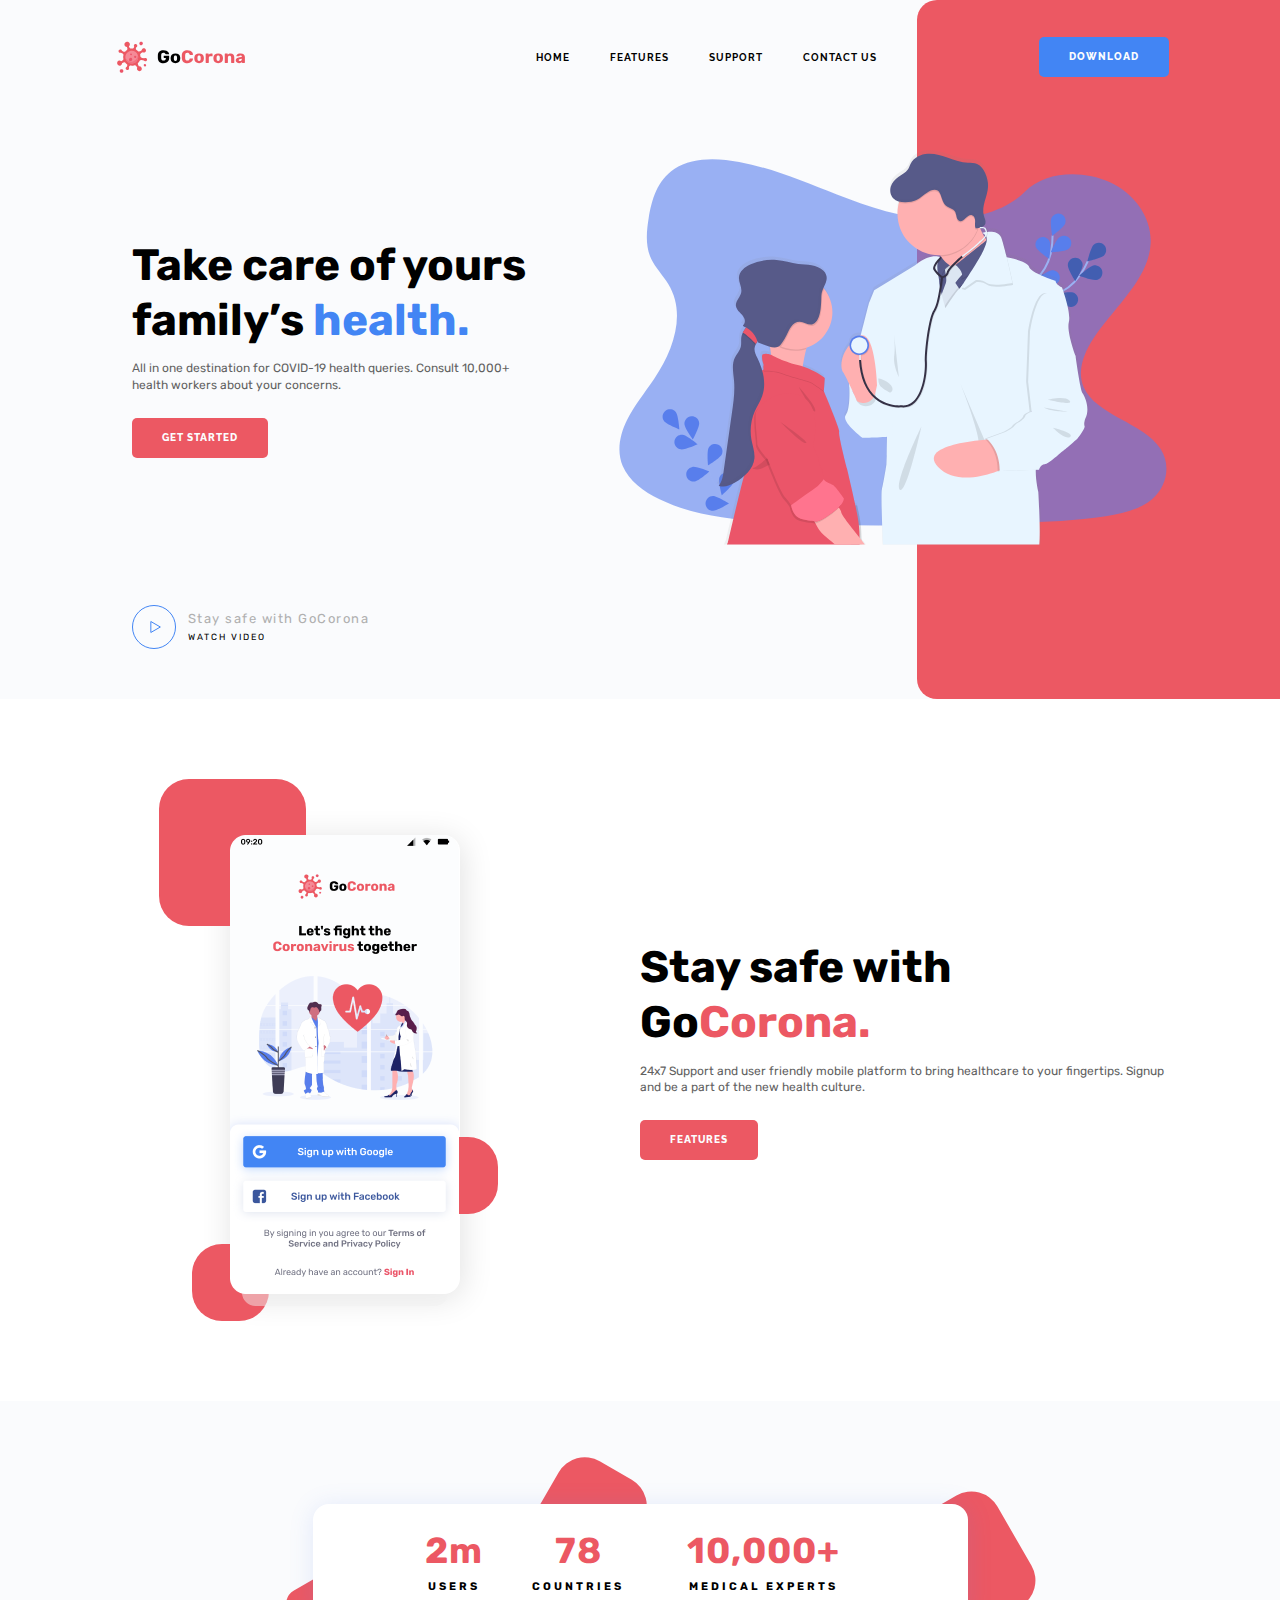
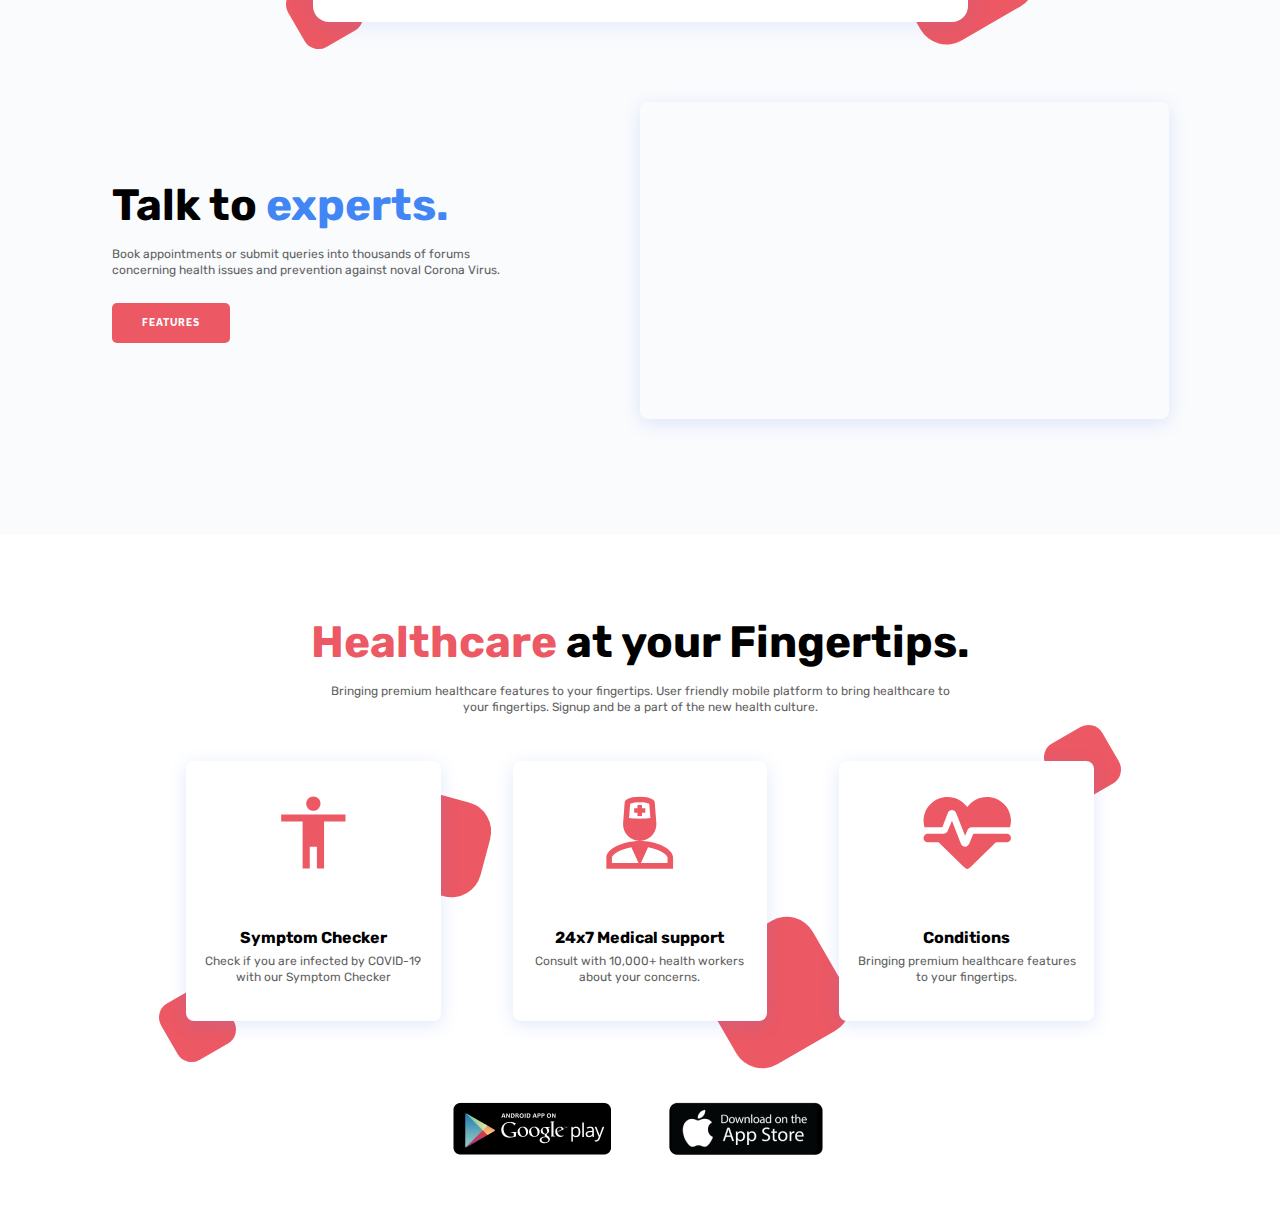
<file: GoCorona/index.html>
<!DOCTYPE html>
<html lang="en">
<head>
    <meta charset="UTF-8">
    <meta http-equiv="X-UA-Compatible" content="IE=edge">
    <meta name="viewport" content="width=device-width, initial-scale=1.0">
    <link rel="stylesheet" href="css/style.css">
    <link href="https://fonts.googleapis.com/css?family=Rubik:regular,700&display=swap" rel="stylesheet" />
    <link href="https://fonts.googleapis.com/css2?family=Raleway:wght@700;800&display=swap" rel="stylesheet">
    <!-- <link rel="stylesheet" href="https://cdnjs.cloudflare.com/ajax/libs/normalize/8.0.1/normalize.css"> -->
    <title>GoCorona</title>
</head>
<body>
    <div id="home" class="wrapper">
        <header id="open" class="header">
            <div id="close" class="header__container">
                <a href="#home" class="header__logo">
                    <img src="img/logo.svg" alt="Logo">
                </a>
                <div class="header__menu menu">
                    <nav class="menu__body">
                        <ul class="menu__list">
                            <li class="menu__item"><a href="#home" class="menu__link">HOME</a></li>
                            <li class="menu__item"><a href="#home" class="menu__link">FEATURES</a></li>
                            <li class="menu__item"><a href="#home" class="menu__link">SUPPORT</a></li>
                            <li class="menu__item"><a href="#home" class="menu__link">CONTACT US</a></li>
                        </ul>
                    </nav>
                </div>              
                <div class="header__button">
                    <a href="#home" class="button button_blue">DOWNLOAD</a>
                    <a href="#open" class="icon-menu"><span></span></a>
                    <a href="#close" class="close-icon-menu"></a>
                </div>
            </div>
        </header>
        <main class="main">
            <section class="get-started">
                <div class="get-started__container">
                    <div class="get-started__content"> 
                        <div class="get-started__block-text block-text">
                            <h1 class="block-text__title block-text__title_blue">Take care of yours family’s <span>health.</span></h1>
                            <div class="block-text__text">All in one destination for COVID-19 health queries.  Consult 10,000+ health workers about your concerns.</div>
                            <a href="#home" class="block-text__button button">GET STARTED</a>
                        </div>
                    </div>

                    <div class="get-started__image">
                        <img src="img/get-started/image.svg" alt="Image child with doctor">
                    </div>

                    <div class="get-started__video">
                        <a href="#video" class="video-get-started">
                            <div class="video-get-started__icon">
                                <img src="img/get-started/PlayButton.svg" alt="Button Play">
                            </div>
                            <div class="video-get-started__body">
                                <div class="video-get-started__title">Stay safe with GoCorona</div>
                                <div class="video-get-started__text">Watch Video</div>
                            </div>
                        </a>
                    </div>

                </div>
            </section>

            <section class="stay-safe">
                <div class="stay-safe__container">
                    <div class="stay-safe__media">
                        <div class="media-stay-safe">
                            <div class="media-stay-safe__image">
                                <img src="img/stay-safe/app.png" alt="Application">
                            </div> 
                            <div class="media-stay-safe__item media-stay-safe__item_1"></div>
                            <div class="media-stay-safe__item media-stay-safe__item_2"></div>
                            <div class="media-stay-safe__item media-stay-safe__item_3"></div>
                        </div>
                    </div>
                    <div class="stay-safe__content">
                        <div class="stay-safe__block-text block-text">
                            <h2 class="block-text__title">Stay safe with Go<span>Corona.</span></h2>
                            <div class="block-text__text">24x7 Support and user friendly mobile platform to bring healthcare to your fingertips. Signup and be a part of the new health culture.</div>
                            <a href="#home" class="block-text__button button">Features</a>
                        </div>
                    </div>
                </div>
            </section>

            <section class="experts">
                <div class="experts__container">
                    <div class="experts__statistics statistics-experts">
                        <div class="statistics-experts__body body-statistic-experts">
                            <div class="body-statistic-experts__item">
                                <div class="body-statistic-experts__value">2m</div>
                                <div class="body-statistic-experts__text">Users</div>
                            </div>
                            <div class="body-statistic-experts__item">
                                <div class="body-statistic-experts__value">78</div>
                                <div class="body-statistic-experts__text">Countries</div>
                            </div>
                            <div class="body-statistic-experts__item">
                                <div class="body-statistic-experts__value">10,000+</div>
                                <div class="body-statistic-experts__text">Medical experts</div>
                            </div>
                        </div>
                        <div class="statistics-experts__decor statistics-experts__decor_1"></div>
                        <div class="statistics-experts__decor statistics-experts__decor_2"></div>
                        <div class="statistics-experts__decor statistics-experts__decor_3"></div>
                    </div>

                    <div class="experts__body">
                        <div class="experts__content">
                            <div class="experts__block-text block-text">
                                <h2 class="block-text__title block-text__title_blue">Talk to <span>experts.</span></h2>
                                <div class="block-text__text">Book appointments or submit queries into thousands of forums concerning health issues and prevention against noval Corona Virus.</div>
                                <a href="#home" class="block-text__button button">Features</a>
                            </div>
                        </div>
                        <div id="video" class="experts__video">
                            <iframe src="https://www.youtube.com/embed/Ma07a6svw5w" title="YouTube video player" frameborder="0" allow="accelerometer; autoplay; clipboard-write; encrypted-media; gyroscope; picture-in-picture; web-share" allowfullscreen></iframe>
                        </div>
                    </div>
                </div>
            </section>

            <section class="healthcare">
                <div class="healthcare__container">
                    <div class="healthcare__block-text block-text block-text_center">
                        <h2 class="block-text__title"><span>Healthcare</span> at your Fingertips.</h2>
                        <div class="block-text__text block-text__text_mw">Bringing premium healthcare features to your fingertips. User friendly mobile platform to bring healthcare to your fingertips. Signup and be a part of the new health culture.</div>
                    </div>

                    <div class="healthcare__items">
                        <div class="healthcare__column healthcare__column_1">
                            <div class="healthcare__item item-healthcare">
                                <div class="item-healthcare__icon">
                                    <img src="img/healthcare/man.svg" alt="Man">
                                </div>
                                <div class="item-healthcare__title">Symptom Checker</div>
                                <div class="item-healthcare__text">Check if you are infected by COVID-19 with our Symptom Checker</div>
                            </div>
                        </div>

                        <div class="healthcare__column healthcare__column_2">
                            <div class="healthcare__item item-healthcare">
                                <div class="item-healthcare__icon">
                                    <img src="img/healthcare/doctor.svg" alt="Doctor">
                                </div>
                                <div class="item-healthcare__title">24x7 Medical support</div>
                                <div class="item-healthcare__text">Consult with 10,000+ health workers about your concerns.</div>
                            </div>
                        </div>

                        <div class="healthcare__column healthcare__column_3">
                            <div class="healthcare__item item-healthcare">
                                <div class="item-healthcare__icon">
                                    <img src="img/healthcare/heart.svg" alt="Heart">
                                </div>
                                <div class="item-healthcare__title">Conditions</div>
                                <div class="item-healthcare__text">Bringing premium healthcare features to your fingertips.</div>
                            </div>
                        </div>

                    </div>
                </div>
            </section>
        </main>
        <footer class="footer">
            <div class="footer-container">
                <div class="footer-items">
                    <a href="#home" class="footer-item">
                        <img src="img/google.png" alt="Google play">
                    </a>

                    <a href="#home" class="footer-item">
                        <img src="img/apple.png" alt="Apple store">
                    </a>
                </div>
            </div>
        </footer>
    </div>
</body>
</html>
</file>
<file: GoCorona/css/style.css>
*,
*::before,
*::after {
    padding: 0;
    margin: 0;
    border: 0;
    box-sizing: border-box;
}

a {
    text-decoration: none;
}

ul,
ol,
li{
    list-style: none;
}

img{
    vertical-align: top;
}

h1,
h2,
h3,
h4,
h5,
h6 {
    font-weight: inherit;
    font-size: inherit;
}

html,
body{
    height: 100%;
    line-height: 1;
}
body {
    font-family: Rubik;
    font-size: 12px;
    color: #616161;
}

.wrapper {
    overflow: hidden;
    display: flex;
    flex-direction: column;
    min-height: 100%;
}

.main {
    flex: 1 1 auto;
}

[class*="__container"] {
    max-width: 1087px;
    margin: 0 auto;
    padding: 0 15px;
}

/* PC Adaptive */
@media (max-width: 1087px) {
    [class*="__container"] {
        max-width: 970px;
    }
}

/* Tablet Adaptive */
@media (max-width: 991.98px) {
    [class*="__container"] {
        max-width: 750px;
    }
}

/* Mobile Adaptive */
@media (max-width: 767.98px) {
    [class*="__container"] {
        max-width: none;
    }
}

/* Mobile Small */
@media (max-width: 479.98px) {
}

/*-----------------------------------------------------------------*/

.header {
    position: absolute;
    width: 100%;
    top: 0;
    left: 0;
    z-index: 50;
}
.header__container {
    display: flex;
    align-items: center;
    height: 114px;
}

.header__logo {
    position: relative;
    z-index: 5;
}

.header__menu {
    flex: 1 1 auto;
}

.header__button {
    position: relative;
    z-index: 5;
    flex: 0 0 252px;
    display: flex;
    justify-content: flex-end;
    align-items: center;
}

/*-----------------------------------------------------------------*/
.menu {
    display: flex;
    justify-content: flex-end;
}

.menu__list {
    display: flex;
}

.menu__item {
    margin: 0 40px 0 0;
}

.menu__link {
    font-family: Raleway;
    text-transform: uppercase;
    font-size: 10px;
    font-weight: 700;
    line-height: 1.2;
    letter-spacing: 1px;
    color: #000;
}

.menu__link:hover {
    text-decoration: underline;
}

@media (max-width: 991.98px) {
    .header__container {
        height: 80px;
    }

    .header__button {
        flex: 0 0 170px;
    }

    .menu__item {
        margin: 0 30px 0 0;
    }
}

@media (max-width: 767.98px) {
    .menu__body {
        position: fixed;
        top: 0;
        left: -100%;
        width: 100%;
        height: 100%;
        overflow: auto;
        background-color: #fff;
        padding: 90px 15px 30px 15px;
        transition: left 0.3s ease 0s;
    }

    .header:target .menu__body {
        left: 0;
    }

    .header:target .menu__body:before {
        content: "";
        position: fixed;
        top: 0;
        left: 0;
        height: 80px;
        width: 100%;
        background-color: #fff;
    }

    .menu__list {
        flex-direction: column;
        justify-content: center;
        align-items: center;
    }

    .menu__item {
        margin: 0 0 25px 0;
    }

    .menu__item:last-child {
        margin-bottom: 0;
    }

    .menu__link {
        font-size: 20px;
    }
}

@media (max-width: 479.98px) {
    .header__logo {
        flex: 0 0 40px;
        overflow: hidden;
    }
}

/*-----------------------------------------------------------------*/

.button {
    display: inline-block;
    font-family: Raleway;
    text-transform: uppercase;
    font-weight: 800;
    font-size: 10px;
    line-height: 1.2;
    letter-spacing: 1px;
    color: #FCFDFE;
    padding: 14px 30px;
    border-radius: 5px;
    background-color: #EC5863;
    transition: background-color 0.3s ease 0s;
}

.button:hover {
    background-color: #f37a82;
}

.button_blue {
    background-color: #4285F4;
}

.button_blue:hover {
    background-color: #70a3f7;
}

/*-----------------------------------------------------------------*/

.close-icon-menu,
.icon-menu {
    display: none;
}

@media (max-width: 767.98px) {
    .icon-menu {
        display: flex;
        position: relative;
        flex: 0 0 30px;
        height: 18px;
        flex-direction: column;
        justify-content: space-between;
        margin: 0 0 0 20px;
    }
    
    .icon-menu::before,
    .icon-menu::after {
        content: "";
        background-color: #000;
        height: 2px;
    }
    
    .icon-menu span {
        background-color: #000;
        height: 2px;
    }

    .close-icon-menu {
        flex: 0 0 30px;
        height: 30px;
        position: relative;
        margin: 0 0 0 20px;
    }

    .close-icon-menu::before,
    .close-icon-menu::after {
        content: "";
        position: absolute;
        width: 100%;
        top: 50%;
        left: 0;
        background-color: #000;
        height: 2px;
        /* transform-origin: 0 0; */
    }

    .close-icon-menu::before {
        transform: rotate(45deg);
    }

    .close-icon-menu::after {
        transform: rotate(-45deg);
    }

    .header:target .icon-menu {
        display: none;
    }

    .header:target .close-icon-menu {
        display: flex;
    }
}


/*-----------------------------------------------------------------*/
.block-text {
    
}

.block-text_center {
    text-align: center;
}

.block-text__title {
    font-size: 44px;
    font-weight: 700;
    line-height: 126%;
    color: #000;
}

.block-text__title:not(:last-child){
    margin: 0 0 12px 0;
}

.block-text__title span{
    color:#EC5863;
}

.block-text__title_blue span{
    color: #4285F4;
}
.block-text__text {
    line-height: 138.5%
}

.block-text__text_mw {
    max-width: 620px;
    margin: 0 auto;
}

.block-text__text:not(:last-child){
    margin: 0 0 24px 0;
}

.block-text__button {
}

@media (max-width: 767.98px) {
    .block-text__title {
        font-size: 34px;
    }
}
/*-----------------------------------------------------------------*/


.get-started {
    background-color: #FAFBFD;
}
.get-started__container {
    display: flex;
    align-items: center;
    flex-wrap: wrap;
    position: relative;
    padding: 150px 15px 50px 15px;
}

.get-started__container::before {
    content: "";
    position: absolute;
    width: 100vw;
    height: 100%;
    right: 267px;
    top: 0;
    background-color: #EC5863;
    border-radius: 20px 0 0 20px;
    transform: translate(100%, 0);
}

.get-started__content {
    flex: 0 1 48%;
    padding: 0 20px;
}
.get-started__block-text {
    max-width: 410px;
}

.get-started__image {
    flex: 0 1 52%;
    position: relative;
    z-index: 2;
}

.get-started__image img{
    max-width: 100%;
}

.get-started__video {
    padding: 60px 0 0 20px;
    flex: 1 1 100%;
}
.video-get-started {
    display: inline-flex;
    align-items: center;
}
.video-get-started__icon {
    flex: 0 0 44px;
}
.video-get-started__body {
    padding: 0 0 0 12px;
}
.video-get-started__title {
    color: #B0B0B0;
    font-size: 13px;
    line-height: 126%;
    letter-spacing: 1.5px;
    margin: 0 0 8px 0;
}

.video-get-started__title:not(:last-child) {
    margin: 0 0 5px 0;
}

.video-get-started__text {
    font-size: 9px;
    line-height: 126%;
    letter-spacing: 2px;
    text-transform: uppercase;
    color: #000;
}

@media (max-width: 991.98px) {
    .get-started__container::before {
        right: 185px;
    }
}

@media (max-width: 767.98px) {
    .get-started__container {
        padding: 100px 15px 30px 15px;
    }

    .get-started__container::before {
        display: none;
    }

    .get-started__block-text {
        max-width: none;       
    }

    .get-started__content {
        flex: 1 1 100%;
        padding: 0;
    }

    .get-started__image {
        flex: 1 1 100%;
        text-align: center;
        padding: 30px 0;
    }

    .get-started__video {
        padding: 0;
    }
}

/*-----------------------------------------------------------------*/

.stay-safe {
    padding: 80px 0;
}
.stay-safe__container {
    display: flex;
    align-items: center;
}
.stay-safe__media {
    flex: 0 1 50%;
}

.stay-safe__content {
    flex: 0 1 50%;
}
.stay-safe__block-text {
}

.media-stay-safe {
    width: 373px;
    padding: 56px 0 27px 0;
    position: relative;
    text-align: center;
}
.media-stay-safe__image {
    position: relative;
    display: inline-block;
    box-shadow: 2px 4px 32px rgba(0, 0 ,0, 0.12);
    border-radius: 16px;
    width: 61.5%;
}

.media-stay-safe__image img{
    position: relative;
    z-index: 5;
    max-width: 100%;
}

.media-stay-safe__image::after {
    content: "";
    position: absolute;
    bottom: -12px;
    left: 12px;
    width: 206px;
    height: 27px;
    background: rgba(240, 240, 240, 0.49);
    border-radius: 16px;
    z-index: 2;
}

.media-stay-safe__item {
    position: absolute;
    background-color: #EC5863;
    border-radius: 30px;
    width: 77px;
    height: 77px;
}
.media-stay-safe__item_1 {
    top: 0;
    left:0;
    width: 147px;
    height: 147px;
}
.media-stay-safe__item_2 {
    bottom: 0;
    left: 33px;
}
.media-stay-safe__item_3 {
    bottom: 107px;
    right: 34px;
}

@media(max-width: 991.98px) {
    .stay-safe {
        padding: 40px 0;
    }
}

@media(min-width: 991.98px) {
    .stay-safe__media {
        padding: 0 0 0 47px;
    }
}

@media(max-width: 768.98px) {
    .stay-safe {
        padding: 30px 0;
    }

    .stay-safe__container {
        flex-direction: column-reverse;
    }

    .stay-safe__content {
        margin: 0 0 30px 0;
    }
}

@media(max-width: 479.98px) {
    .media-stay-safe {
        width: 290px;
    }

    .media-stay-safe__image::after {
        width: 153px;
    }
}

/*-----------------------------------------------------------------*/

.experts {
    background-color: #FAFBFD;
    padding: 103px 0 116px 0;
}
.experts__container {
}
.experts__statistics {
}

.experts__block-text {
    max-width: 400px;
}

.statistics-experts {
    max-width: 655px;
    margin: 0 auto;
    position: relative;
}

.experts__body {
    display: flex;
    align-items: center;
}

.experts__content {
    flex: 0 1 50%;
    padding: 0 20px 0 0;
}

.experts__video {
    flex: 0 1 50%;
    padding: 0 0 30% 0;
    position: relative;
    box-shadow: 0px 4px 18px rgba(88, 126, 236, 0.18);
    border-radius: 8px;
    overflow: hidden;
}

.experts__video iframe {
    position: absolute;
    width: 100%;
    height: 100%;
    top: 0;
    left: 0;
    object-fit: cover;    
}

@media (max-width: 767.98px) {
    .experts {
        padding: 80px 0 30px 0;
    }

    .experts__body {
        flex-direction: column;
        align-items: stretch;
    }

    .experts__video {
        padding: 0 0 58% 0;
    }

    .experts__content {
        padding: 0;
        margin: 0 0 30px 0;
    }
}

.statistics-experts__body {
    position: relative;
    background-color: #fff;
    box-shadow: 0px 2px 24px rgba(88, 126, 236, 0.15);
    border-radius: 16px;
    z-index: 2;
    margin: 0 0 80px 0;
}
.statistics-experts__decor {
    position: absolute;
    background-color: #EC5863;
    border-radius: 30px;
}
.statistics-experts__decor_1 {
    width: 65px;
    height: 65px;
    transform: rotate(-30deg);
    bottom: -21px;
    left: -21px;
    border-radius: 16px;
}
.statistics-experts__decor_2 {
    width: 97px;
    height: 97px;
    right: 50%;
    top: -40px;
    transform: rotate(30deg);
}
.statistics-experts__decor_3 {
    width: 128px;
    height: 128px;
    right: -55px;
    top: 0;
    transform: rotate(-30deg);
}

.body-statistic-experts {
    display: flex;
    padding: 25px 80px;
    align-items: center;
}
.body-statistic-experts__item {
    flex: 0 1 25%;
    text-align: center;
}

.body-statistic-experts__item:last-child {
    flex: 0 1 50%;
}

.body-statistic-experts__value {
    font-weight: 700;
    font-size: 36px;
    line-height: 1.2;
    letter-spacing: 1px;
    color: #EC5863;
    margin-bottom: 5px;
}
.body-statistic-experts__text {
    font-weight: 700;
    font-size: 11px;
    line-height: 1.8;
    letter-spacing: 3px;
    text-transform: uppercase;
    color: #000;
}

@media (max-width: 767.98px) {
    .statistics-experts__body {
        margin: 0 0 50px 0;
    }

    .body-statistic-experts {
        padding: 25px;
    }
}

@media (max-width: 479.98px) {
    .body-statistic-experts {
        flex-direction: column;
    }

    .body-statistic-experts__item:not(:last-child) {
        margin: 0 0 15px 0;
    }
}

/*-----------------------------------------------------------------*/

.healthcare {
    padding: 80px 0 30px 0;
}
.healthcare__container {
}
.healthcare__block-text {
    margin: 0 0 45px 0;
}

.healthcare__items {
    display: flex;
    max-width: 980px;
    margin: 0 auto;
    /* gap: 72px; */
}

.healthcare__column {
    position: relative;
    padding: 0 36px;
    flex: 0 1 33.333%;
}

.healthcare__item {

}
.item-healthcare {
    height: 100%;
    position: relative;
    z-index: 2;
    background: #FFFFFF;
    box-shadow: 0px 4px 18px rgba(88, 126, 236, 0.18);
    border-radius: 8px;
    display: flex;
    flex-direction: column;
    align-items: center;
    text-align: center;
    padding: 35px 17px;
}
.item-healthcare__icon {
    margin: 0 0 58px 0;
}
.item-healthcare__title {
    font-weight: 700;
    font-size: 16px;
    line-height: 138.5%;
    color: #000;
    margin: 0 0 4px 0;
}
.item-healthcare__text {
    line-height: 138.5%;
}

.healthcare__column_1::before,
.healthcare__column_1::after {
    content: "";
    position: absolute;
    background-color: #EC5863;
    border-radius: 16px; 
}

.healthcare__column_1::before {
    width: 65px;
    height: 65px;
    bottom: -35px;
    left: 15px;
    transform: rotate(-30deg);
}

.healthcare__column_1::after {
    width: 97px;
    height: 97px;
    top: 35px;
    right: -10px;
    transform: rotate(105deg);
    border-radius: 30px;
}

.healthcare__column_2::after {
    content: "";
    position: absolute;
    background-color: #EC5863;
    width: 127px;
    height: 127px;
    bottom: -35px;
    right: -35px;
    transform: rotate(-30deg);
    border-radius: 30px;
}

.healthcare__column_3::after {
    content: "";
    position: absolute;
    background-color: #EC5863;
    width: 65px;
    height: 65px;
    top: -30px;
    right: 15px;
    transform: rotate(-30deg);
    border-radius: 16px;
}

@media (max-width: 1087px) {
    .healthcare__column {
        padding: 0 15px;
    }
}

@media (max-width: 991.98px) {
    .healthcare {
        padding: 30px 0 30px 0;
    }

    .healthcare__items {
        flex-direction: column;
    }

    .healthcare__column:not(:last-child) {
        margin: 0 0 25px 0;
    }
}

/*-----------------------------------------------------------------*/

.footer {
    padding: 45px 0;
}
.footer-container {
}
.footer-items {
    display: flex;
    column-gap: 50px;
    row-gap: 20px;
    justify-content: center;
    align-items: center;
}
.footer-item {
}

@media (max-width: 500px) {
    .footer {
        padding: 30px 0;
    }

    .footer-items {
        flex-direction: column;
    }
}
</file>
